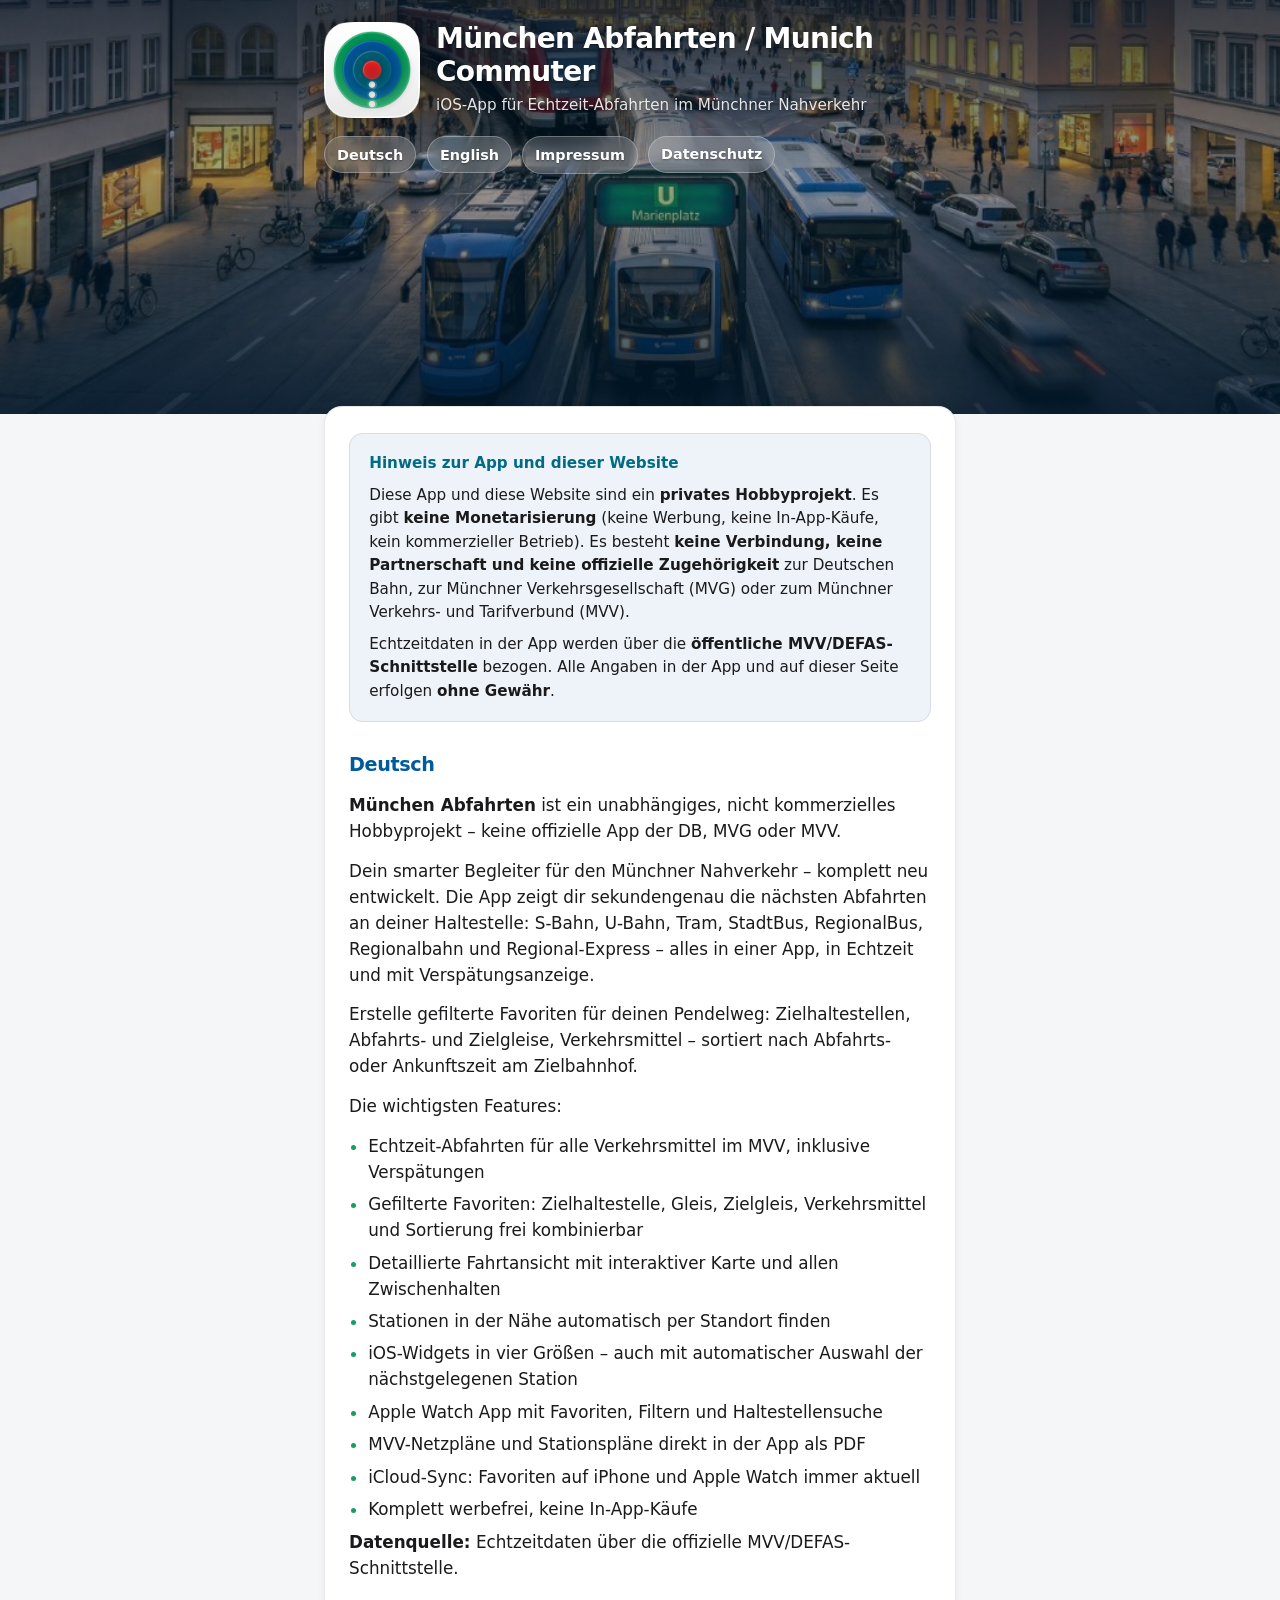
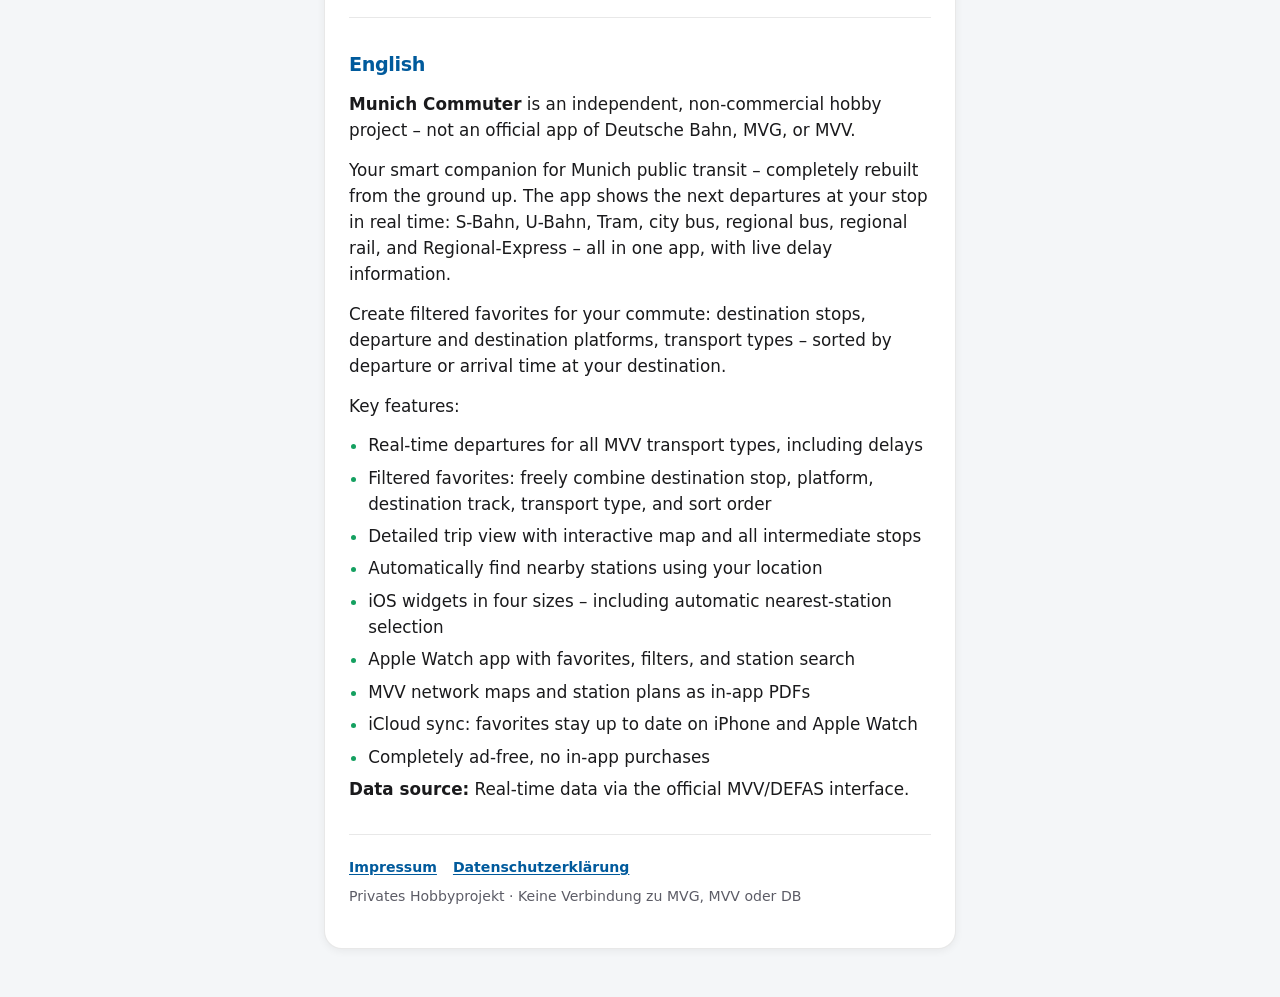
<file: docs/index.html>
<!DOCTYPE html>
<html lang="de">
  <head>
    <meta charset="utf-8" />
    <meta name="viewport" content="width=device-width, initial-scale=1" />
    <meta
      name="description"
      content="München Abfahrten / Munich Commuter – private iOS-App für Echtzeit-Abfahrten im MVV-Gebiet. Kein offizielles Angebot von MVG, MVV oder DB."
    />
    <meta name="theme-color" content="#005a9c" media="(prefers-color-scheme: light)" />
    <meta name="theme-color" content="#101214" media="(prefers-color-scheme: dark)" />
    <meta property="og:title" content="München Abfahrten / Munich Commuter" />
    <meta property="og:description" content="iOS-App für Echtzeit-Abfahrten im Münchner Nahverkehr – S-Bahn, U-Bahn, Tram, Bus und mehr." />
    <meta property="og:image" content="assets/app-icon-1024.png" />
    <meta property="og:type" content="website" />
    <meta property="og:locale" content="de_DE" />
    <meta property="og:locale:alternate" content="en_US" />
    <title>München Abfahrten / Munich Commuter</title>
    <link rel="stylesheet" href="site.css" />
    <link rel="icon" href="assets/favicon-32.png" type="image/png" sizes="32x32" />
    <link rel="icon" href="assets/favicon-16.png" type="image/png" sizes="16x16" />
    <link rel="icon" href="assets/favicon-48.png" type="image/png" sizes="48x48" />
    <link rel="apple-touch-icon" href="assets/apple-touch-icon.png" sizes="180x180" />
  </head>
  <body>
    <header class="site-hero">
      <div class="site-hero__media">
        <img
          class="site-hero__img"
          src="assets/hero-marienplatz.png"
          width="1920"
          height="1080"
          fetchpriority="high"
          alt="Stilisierte Darstellung von Marienplatz und Münchner Nahverkehr: S-Bahn, U-Bahn, Tram und Bus bei Abendlicht."
        />
        <div class="site-hero__overlay" aria-hidden="true"></div>
      </div>
      <div class="site-hero__inner">
        <div class="site-hero__brand">
          <span class="app-icon-frame app-icon-frame--hero">
            <img
              class="app-icon"
              src="assets/app-icon-1024.png"
              width="96"
              height="96"
              decoding="async"
              alt="München Abfahrten / Munich Commuter"
            />
          </span>
          <div>
            <h1>München Abfahrten <span aria-hidden="true">/</span> Munich Commuter</h1>
            <p class="subtitle">iOS-App für Echtzeit-Abfahrten im Münchner Nahverkehr</p>
          </div>
        </div>
        <nav class="lang-nav" aria-label="Sprachen und rechtliche Links">
          <a href="#deutsch">Deutsch</a>
          <a href="#english">English</a>
          <a href="impressum.html">Impressum</a>
          <a href="datenschutz.html">Datenschutz</a>
        </nav>
      </div>
    </header>

    <main class="wrap">
      <div class="content-surface">
        <aside class="disclaimer" aria-label="Wichtiger Hinweis">
          <strong>Hinweis zur App und dieser Website</strong>
          <p>
            Diese App und diese Website sind ein <strong>privates Hobbyprojekt</strong>. Es gibt <strong>keine
            Monetarisierung</strong> (keine Werbung, keine In-App-Käufe, kein kommerzieller Betrieb). Es besteht
            <strong>keine Verbindung, keine Partnerschaft und keine offizielle Zugehörigkeit</strong> zur Deutschen Bahn, zur
            Münchner Verkehrsgesellschaft (MVG) oder zum Münchner Verkehrs- und Tarifverbund (MVV).
          </p>
          <p>
            Echtzeitdaten in der App werden über die <strong>öffentliche MVV/DEFAS-Schnittstelle</strong> bezogen. Alle Angaben
            in der App und auf dieser Seite erfolgen <strong>ohne Gewähr</strong>.
          </p>
        </aside>

        <section id="deutsch" lang="de">
          <h2>Deutsch</h2>
          <p>
            <strong>München Abfahrten</strong> ist ein unabhängiges, nicht kommerzielles Hobbyprojekt – keine offizielle App der
            DB, MVG oder MVV.
          </p>
          <p>
            Dein smarter Begleiter für den Münchner Nahverkehr – komplett neu entwickelt. Die App zeigt dir sekundengenau die
            nächsten Abfahrten an deiner Haltestelle: S-Bahn, U-Bahn, Tram, StadtBus, RegionalBus, Regionalbahn und
            Regional-Express – alles in einer App, in Echtzeit und mit Verspätungsanzeige.
          </p>
          <p>
            Erstelle gefilterte Favoriten für deinen Pendelweg: Zielhaltestellen, Abfahrts- und Zielgleise, Verkehrsmittel –
            sortiert nach Abfahrts- oder Ankunftszeit am Zielbahnhof.
          </p>
          <p>Die wichtigsten Features:</p>
          <ul class="features">
            <li>Echtzeit-Abfahrten für alle Verkehrsmittel im MVV, inklusive Verspätungen</li>
            <li>Gefilterte Favoriten: Zielhaltestelle, Gleis, Zielgleis, Verkehrsmittel und Sortierung frei kombinierbar</li>
            <li>Detaillierte Fahrtansicht mit interaktiver Karte und allen Zwischenhalten</li>
            <li>Stationen in der Nähe automatisch per Standort finden</li>
            <li>iOS-Widgets in vier Größen – auch mit automatischer Auswahl der nächstgelegenen Station</li>
            <li>Apple Watch App mit Favoriten, Filtern und Haltestellensuche</li>
            <li>MVV-Netzpläne und Stationspläne direkt in der App als PDF</li>
            <li>iCloud-Sync: Favoriten auf iPhone und Apple Watch immer aktuell</li>
            <li>Komplett werbefrei, keine In-App-Käufe</li>
          </ul>
          <p><strong>Datenquelle:</strong> Echtzeitdaten über die offizielle MVV/DEFAS-Schnittstelle.</p>
        </section>

        <section id="english" lang="en">
          <h2>English</h2>
          <p>
            <strong>Munich Commuter</strong> is an independent, non-commercial hobby project – not an official app of Deutsche
            Bahn, MVG, or MVV.
          </p>
          <p>
            Your smart companion for Munich public transit – completely rebuilt from the ground up. The app shows the next
            departures at your stop in real time: S-Bahn, U-Bahn, Tram, city bus, regional bus, regional rail, and
            Regional-Express – all in one app, with live delay information.
          </p>
          <p>
            Create filtered favorites for your commute: destination stops, departure and destination platforms, transport types
            – sorted by departure or arrival time at your destination.
          </p>
          <p>Key features:</p>
          <ul class="features">
            <li>Real-time departures for all MVV transport types, including delays</li>
            <li>Filtered favorites: freely combine destination stop, platform, destination track, transport type, and sort order</li>
            <li>Detailed trip view with interactive map and all intermediate stops</li>
            <li>Automatically find nearby stations using your location</li>
            <li>iOS widgets in four sizes – including automatic nearest-station selection</li>
            <li>Apple Watch app with favorites, filters, and station search</li>
            <li>MVV network maps and station plans as in-app PDFs</li>
            <li>iCloud sync: favorites stay up to date on iPhone and Apple Watch</li>
            <li>Completely ad-free, no in-app purchases</li>
          </ul>
          <p><strong>Data source:</strong> Real-time data via the official MVV/DEFAS interface.</p>
        </section>

        <footer>
          <p class="footer-links">
            <a href="impressum.html">Impressum</a>
            <a href="datenschutz.html">Datenschutzerklärung</a>
          </p>
          <p>Privates Hobbyprojekt · Keine Verbindung zu MVG, MVV oder DB</p>
        </footer>
      </div>
    </main>
  </body>
</html>
</file>
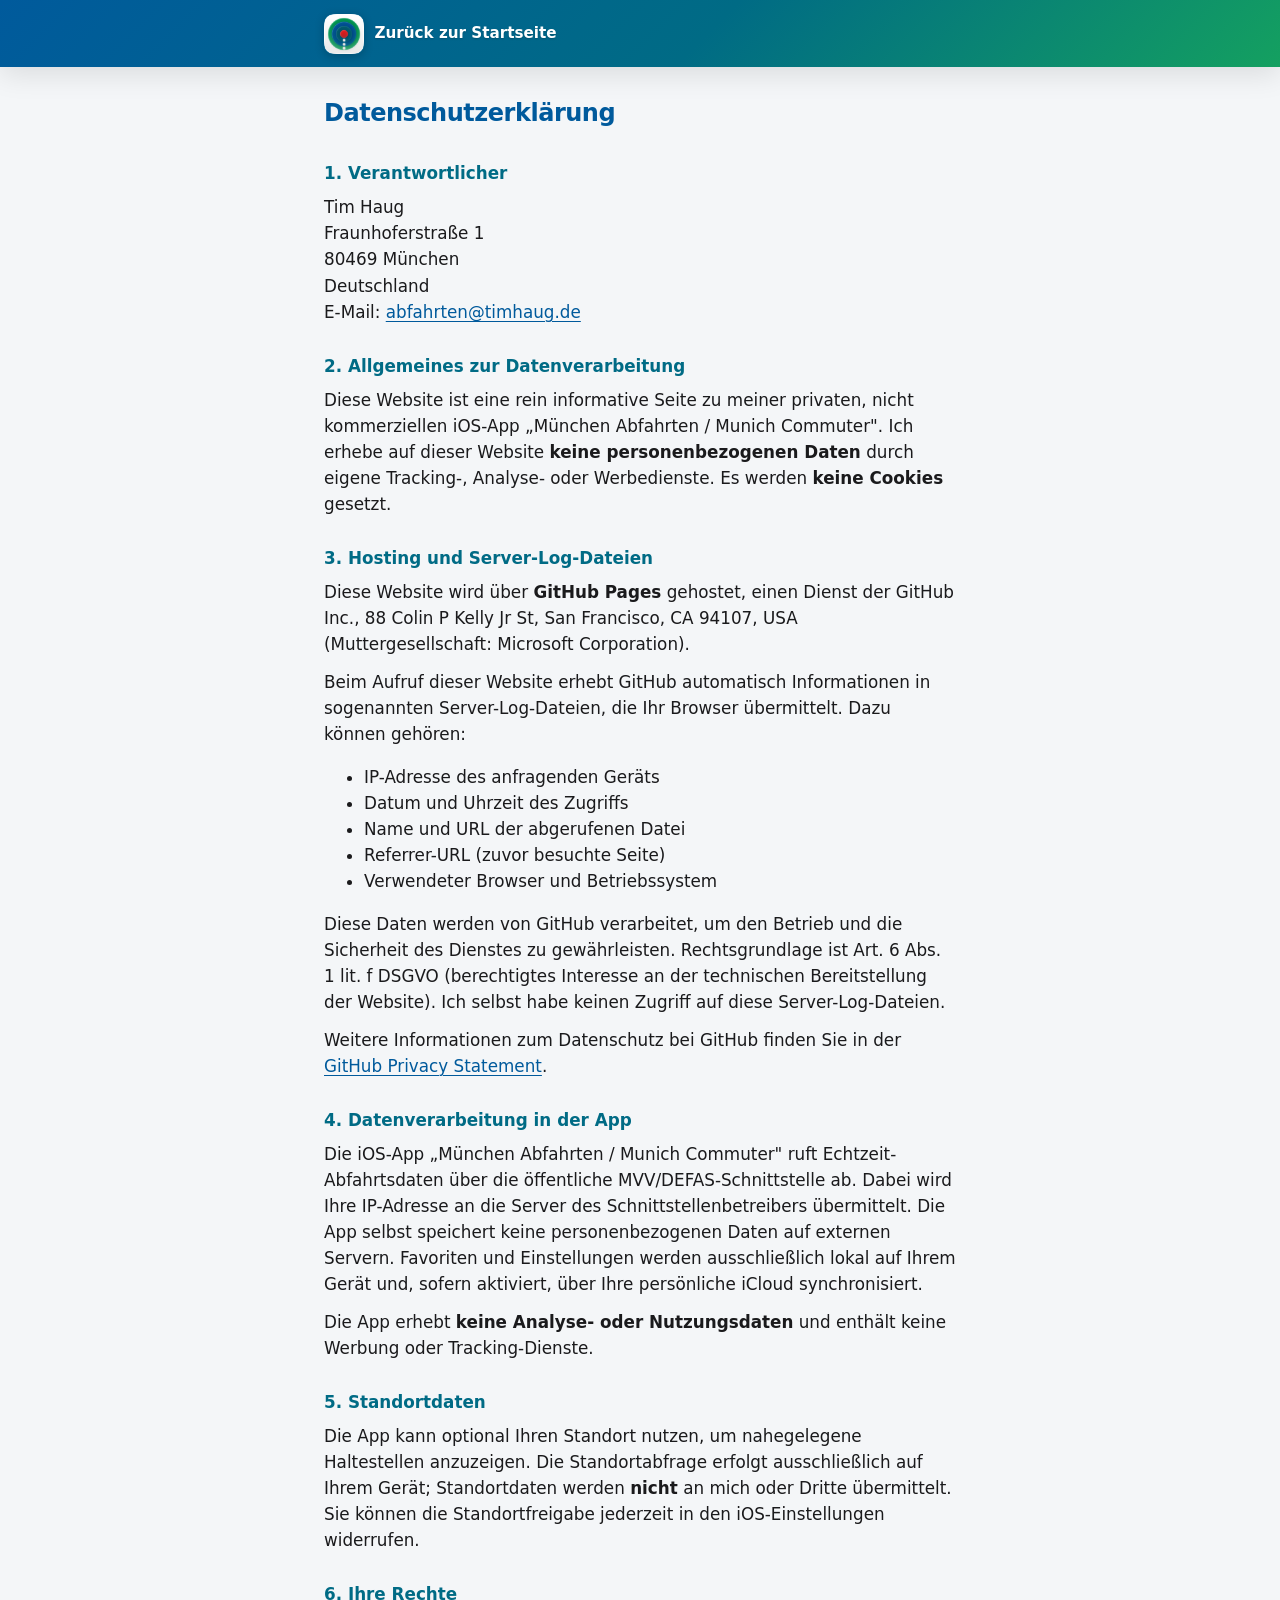
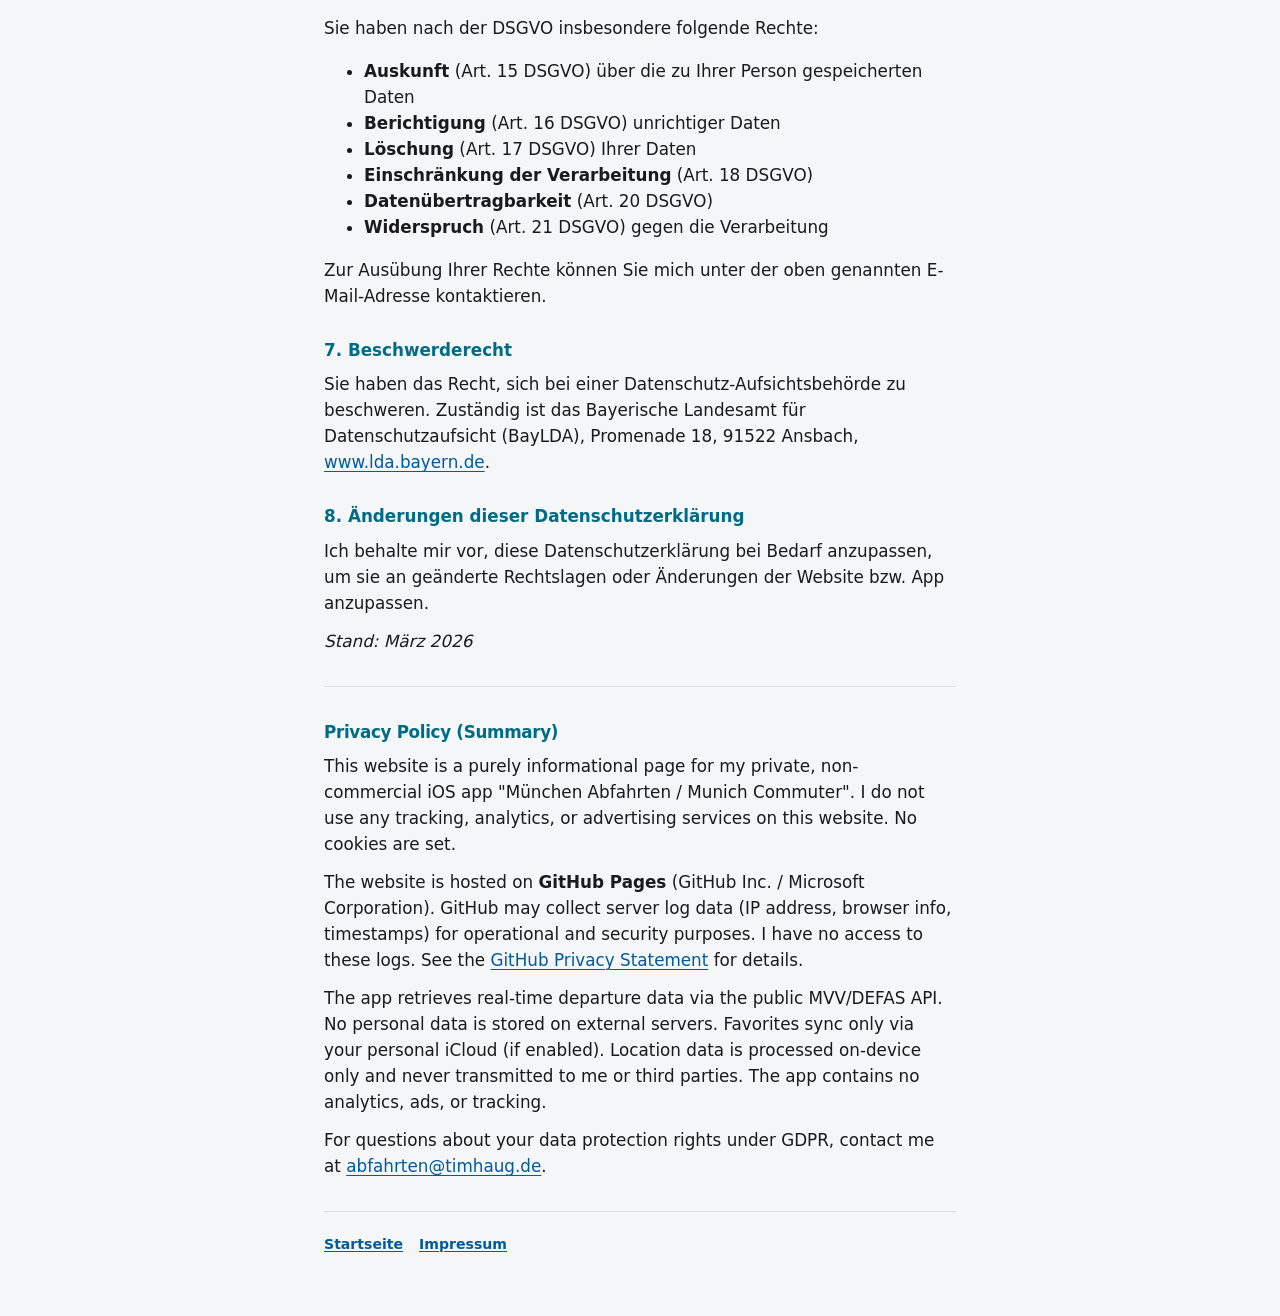
<file: docs/datenschutz.html>
<!DOCTYPE html>
<html lang="de">
  <head>
    <meta charset="utf-8" />
    <meta name="viewport" content="width=device-width, initial-scale=1" />
    <meta name="theme-color" content="#005a9c" media="(prefers-color-scheme: light)" />
    <meta name="theme-color" content="#101214" media="(prefers-color-scheme: dark)" />
    <title>Datenschutzerklärung – München Abfahrten / Munich Commuter</title>
    <link rel="stylesheet" href="site.css" />
    <link rel="icon" href="assets/favicon-32.png" type="image/png" sizes="32x32" />
    <link rel="icon" href="assets/favicon-16.png" type="image/png" sizes="16x16" />
    <link rel="icon" href="assets/favicon-48.png" type="image/png" sizes="48x48" />
    <link rel="apple-touch-icon" href="assets/apple-touch-icon.png" sizes="180x180" />
  </head>
  <body>
    <header class="site-bar">
      <div class="site-bar__inner">
        <a class="site-bar__brand" href="index.html">
          <span class="app-icon-frame app-icon-frame--sm">
            <img
              class="app-icon"
              src="assets/app-icon-1024.png"
              width="40"
              height="40"
              alt=""
              decoding="async"
            />
          </span>
          <span>Zurück zur Startseite</span>
        </a>
      </div>
    </header>

    <div class="wrap impressum-page">
      <h1>Datenschutzerklärung</h1>

      <h2>1. Verantwortlicher</h2>
      <address>
        Tim Haug<br />
        Fraunhoferstraße 1<br />
        80469 München<br />
        Deutschland<br />
        E-Mail: <a href="mailto:abfahrten@timhaug.de">abfahrten@timhaug.de</a>
      </address>

      <h2>2. Allgemeines zur Datenverarbeitung</h2>
      <p>
        Diese Website ist eine rein informative Seite zu meiner privaten, nicht kommerziellen
        iOS-App „München Abfahrten / Munich Commuter". Ich erhebe auf dieser Website
        <strong>keine personenbezogenen Daten</strong> durch eigene Tracking-, Analyse- oder
        Werbedienste. Es werden <strong>keine Cookies</strong> gesetzt.
      </p>

      <h2>3. Hosting und Server-Log-Dateien</h2>
      <p>
        Diese Website wird über <strong>GitHub Pages</strong> gehostet, einen Dienst der
        GitHub Inc., 88 Colin P Kelly Jr St, San Francisco, CA 94107, USA (Muttergesellschaft:
        Microsoft Corporation).
      </p>
      <p>
        Beim Aufruf dieser Website erhebt GitHub automatisch Informationen in sogenannten
        Server-Log-Dateien, die Ihr Browser übermittelt. Dazu können gehören:
      </p>
      <ul>
        <li>IP-Adresse des anfragenden Geräts</li>
        <li>Datum und Uhrzeit des Zugriffs</li>
        <li>Name und URL der abgerufenen Datei</li>
        <li>Referrer-URL (zuvor besuchte Seite)</li>
        <li>Verwendeter Browser und Betriebssystem</li>
      </ul>
      <p>
        Diese Daten werden von GitHub verarbeitet, um den Betrieb und die Sicherheit des Dienstes
        zu gewährleisten. Rechtsgrundlage ist Art. 6 Abs. 1 lit. f DSGVO (berechtigtes Interesse an
        der technischen Bereitstellung der Website). Ich selbst habe keinen Zugriff auf diese
        Server-Log-Dateien.
      </p>
      <p>
        Weitere Informationen zum Datenschutz bei GitHub finden Sie in der
        <a href="https://docs.github.com/en/site-policy/privacy-policies/github-general-privacy-statement"
          rel="noopener noreferrer" target="_blank">GitHub Privacy Statement</a>.
      </p>

      <h2>4. Datenverarbeitung in der App</h2>
      <p>
        Die iOS-App „München Abfahrten / Munich Commuter" ruft Echtzeit-Abfahrtsdaten über die
        öffentliche MVV/DEFAS-Schnittstelle ab. Dabei wird Ihre IP-Adresse an die Server des
        Schnittstellenbetreibers übermittelt. Die App selbst speichert keine personenbezogenen Daten
        auf externen Servern. Favoriten und Einstellungen werden ausschließlich lokal auf Ihrem Gerät
        und, sofern aktiviert, über Ihre persönliche iCloud synchronisiert.
      </p>
      <p>
        Die App erhebt <strong>keine Analyse- oder Nutzungsdaten</strong> und enthält keine
        Werbung oder Tracking-Dienste.
      </p>

      <h2>5. Standortdaten</h2>
      <p>
        Die App kann optional Ihren Standort nutzen, um nahegelegene Haltestellen anzuzeigen.
        Die Standortabfrage erfolgt ausschließlich auf Ihrem Gerät; Standortdaten werden
        <strong>nicht</strong> an mich oder Dritte übermittelt. Sie können die Standortfreigabe
        jederzeit in den iOS-Einstellungen widerrufen.
      </p>

      <h2>6. Ihre Rechte</h2>
      <p>Sie haben nach der DSGVO insbesondere folgende Rechte:</p>
      <ul>
        <li><strong>Auskunft</strong> (Art. 15 DSGVO) über die zu Ihrer Person gespeicherten Daten</li>
        <li><strong>Berichtigung</strong> (Art. 16 DSGVO) unrichtiger Daten</li>
        <li><strong>Löschung</strong> (Art. 17 DSGVO) Ihrer Daten</li>
        <li><strong>Einschränkung der Verarbeitung</strong> (Art. 18 DSGVO)</li>
        <li><strong>Datenübertragbarkeit</strong> (Art. 20 DSGVO)</li>
        <li><strong>Widerspruch</strong> (Art. 21 DSGVO) gegen die Verarbeitung</li>
      </ul>
      <p>
        Zur Ausübung Ihrer Rechte können Sie mich unter der oben genannten E-Mail-Adresse
        kontaktieren.
      </p>

      <h2>7. Beschwerderecht</h2>
      <p>
        Sie haben das Recht, sich bei einer Datenschutz-Aufsichtsbehörde zu beschweren. Zuständig
        ist das Bayerische Landesamt für Datenschutzaufsicht (BayLDA),
        Promenade 18, 91522 Ansbach,
        <a href="https://www.lda.bayern.de" rel="noopener noreferrer" target="_blank">www.lda.bayern.de</a>.
      </p>

      <h2>8. Änderungen dieser Datenschutzerklärung</h2>
      <p>
        Ich behalte mir vor, diese Datenschutzerklärung bei Bedarf anzupassen, um sie an geänderte
        Rechtslagen oder Änderungen der Website bzw. App anzupassen.
      </p>
      <p><em>Stand: März 2026</em></p>

      <hr style="border: none; border-top: 1px solid var(--border); margin: 2rem 0;" />

      <section lang="en">
        <h2>Privacy Policy (Summary)</h2>
        <p>
          This website is a purely informational page for my private, non-commercial iOS app
          "München Abfahrten / Munich Commuter". I do not use any tracking, analytics, or advertising
          services on this website. No cookies are set.
        </p>
        <p>
          The website is hosted on <strong>GitHub Pages</strong> (GitHub Inc. / Microsoft Corporation).
          GitHub may collect server log data (IP address, browser info, timestamps) for operational
          and security purposes. I have no access to these logs. See the
          <a href="https://docs.github.com/en/site-policy/privacy-policies/github-general-privacy-statement"
            rel="noopener noreferrer" target="_blank">GitHub Privacy Statement</a> for details.
        </p>
        <p>
          The app retrieves real-time departure data via the public MVV/DEFAS API. No personal data is
          stored on external servers. Favorites sync only via your personal iCloud (if enabled).
          Location data is processed on-device only and never transmitted to me or third parties.
          The app contains no analytics, ads, or tracking.
        </p>
        <p>
          For questions about your data protection rights under GDPR, contact me at
          <a href="mailto:abfahrten@timhaug.de">abfahrten@timhaug.de</a>.
        </p>
      </section>

      <footer>
        <p class="footer-links">
          <a href="index.html">Startseite</a>
          <a href="impressum.html">Impressum</a>
        </p>
      </footer>
    </div>
  </body>
</html>
</file>
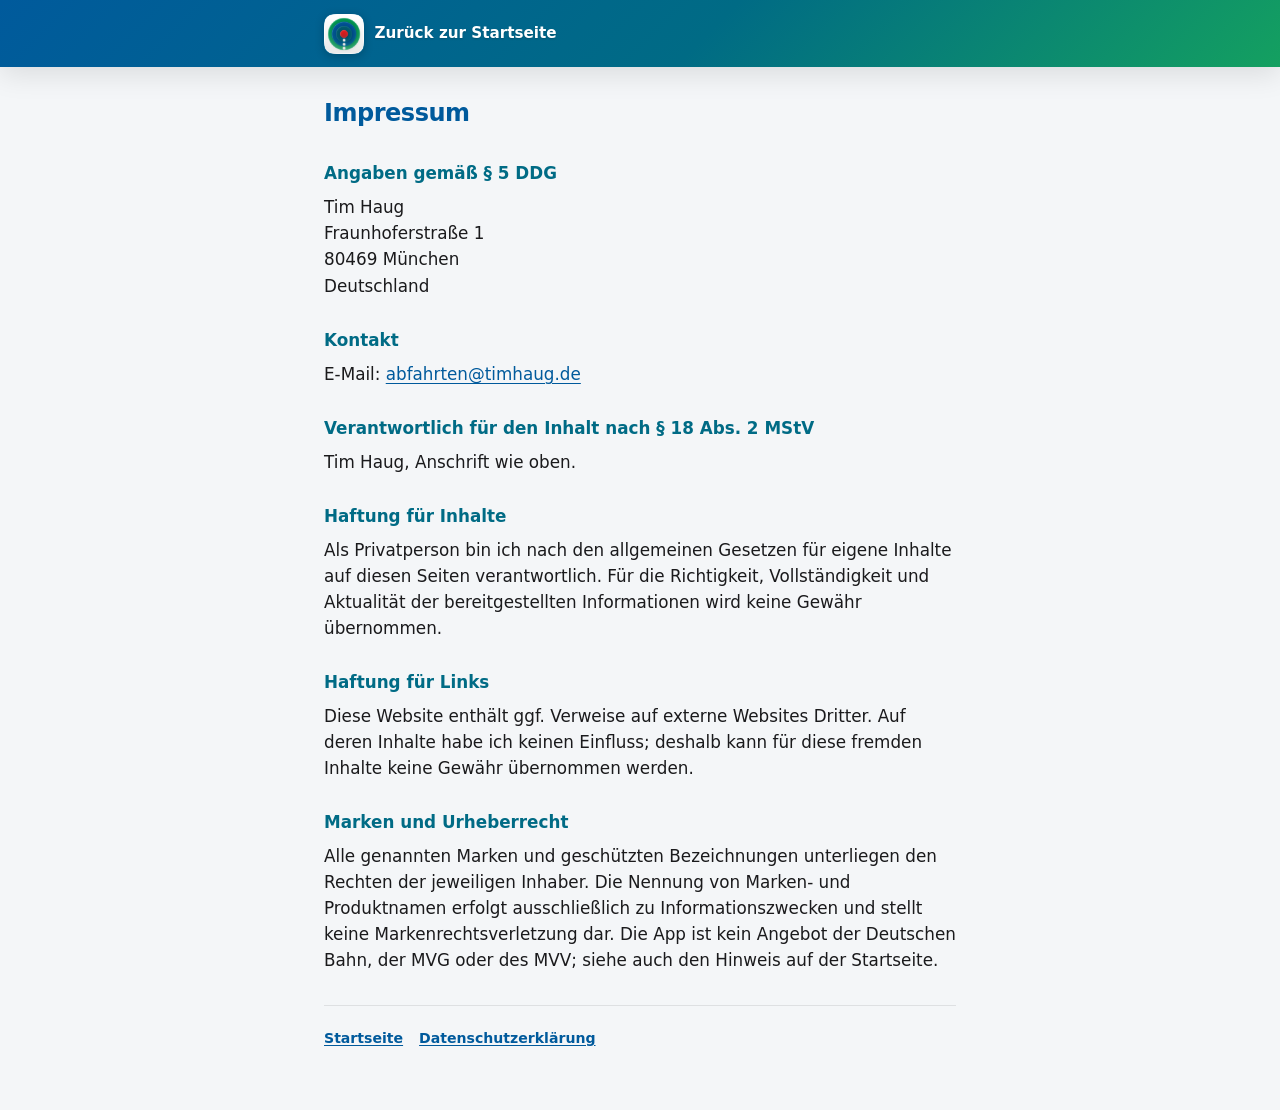
<file: docs/impressum.html>
<!DOCTYPE html>
<html lang="de">
  <head>
    <meta charset="utf-8" />
    <meta name="viewport" content="width=device-width, initial-scale=1" />
    <meta name="theme-color" content="#005a9c" media="(prefers-color-scheme: light)" />
    <meta name="theme-color" content="#101214" media="(prefers-color-scheme: dark)" />
    <title>Impressum – München Abfahrten / Munich Commuter</title>
    <link rel="stylesheet" href="site.css" />
    <link rel="icon" href="assets/favicon-32.png" type="image/png" sizes="32x32" />
    <link rel="icon" href="assets/favicon-16.png" type="image/png" sizes="16x16" />
    <link rel="icon" href="assets/favicon-48.png" type="image/png" sizes="48x48" />
    <link rel="apple-touch-icon" href="assets/apple-touch-icon.png" sizes="180x180" />
  </head>
  <body>
    <header class="site-bar">
      <div class="site-bar__inner">
        <a class="site-bar__brand" href="index.html">
          <span class="app-icon-frame app-icon-frame--sm">
            <img
              class="app-icon"
              src="assets/app-icon-1024.png"
              width="40"
              height="40"
              alt=""
              decoding="async"
            />
          </span>
          <span>Zurück zur Startseite</span>
        </a>
      </div>
    </header>

    <div class="wrap impressum-page">
      <h1>Impressum</h1>

      <h2>Angaben gemäß § 5 DDG</h2>
      <address>
        Tim Haug<br />
        Fraunhoferstraße 1<br />
        80469 München<br />
        Deutschland
      </address>

      <h2>Kontakt</h2>
      <p>E-Mail: <a href="mailto:abfahrten@timhaug.de">abfahrten@timhaug.de</a></p>

      <h2>Verantwortlich für den Inhalt nach § 18 Abs. 2 MStV</h2>
      <p>Tim Haug, Anschrift wie oben.</p>

      <h2>Haftung für Inhalte</h2>
      <p>
        Als Privatperson bin ich nach den allgemeinen Gesetzen für eigene Inhalte auf diesen Seiten
        verantwortlich. Für die Richtigkeit, Vollständigkeit und Aktualität der bereitgestellten
        Informationen wird keine Gewähr übernommen.
      </p>

      <h2>Haftung für Links</h2>
      <p>
        Diese Website enthält ggf. Verweise auf externe Websites Dritter. Auf deren Inhalte habe ich
        keinen Einfluss; deshalb kann für diese fremden Inhalte keine Gewähr übernommen werden.
      </p>

      <h2>Marken und Urheberrecht</h2>
      <p>
        Alle genannten Marken und geschützten Bezeichnungen unterliegen den Rechten der jeweiligen
        Inhaber. Die Nennung von Marken- und Produktnamen erfolgt ausschließlich zu Informationszwecken
        und stellt keine Markenrechtsverletzung dar. Die App ist kein Angebot der Deutschen Bahn, der
        MVG oder des MVV; siehe auch den Hinweis auf der Startseite.
      </p>

      <footer>
        <p class="footer-links">
          <a href="index.html">Startseite</a>
          <a href="datenschutz.html">Datenschutzerklärung</a>
        </p>
      </footer>
    </div>
  </body>
</html>
</file>
<file: docs/site.css>
:root {
  color-scheme: light dark;
  --primary: #005a9c;
  --secondary: #14a060;
  --teal: #006b85;
  --accent-red: #e31e24;
  --bg: #f4f6f8;
  --fg: #1a1a1c;
  --muted: #5c5c66;
  --accent: var(--primary);
  --card: #ffffff;
  --border: rgba(0, 0, 0, 0.09);
  --disclaimer-bg: rgba(0, 90, 156, 0.07);
  --shadow-sm: 0 2px 8px rgba(0, 0, 0, 0.06);
  --shadow-md: 0 8px 28px rgba(0, 0, 0, 0.1);
  --radius-lg: 18px;
  --radius-md: 14px;
}

@media (prefers-color-scheme: dark) {
  :root {
    --bg: #101214;
    --fg: #f2f2f4;
    --muted: #a1a1aa;
    --card: #1a1d21;
    --border: rgba(255, 255, 255, 0.1);
    --disclaimer-bg: rgba(20, 160, 96, 0.12);
    --shadow-sm: 0 2px 12px rgba(0, 0, 0, 0.35);
    --shadow-md: 0 12px 40px rgba(0, 0, 0, 0.45);
  }
}

*,
*::before,
*::after {
  box-sizing: border-box;
}

html {
  scroll-behavior: smooth;
}

@media (prefers-reduced-motion: reduce) {
  html {
    scroll-behavior: auto;
  }
}

body {
  margin: 0;
  font-family: system-ui, -apple-system, "Segoe UI", Roboto, "Helvetica Neue", Arial, sans-serif;
  font-size: 1.05rem;
  line-height: 1.55;
  color: var(--fg);
  background: var(--bg);
}

a {
  color: var(--accent);
  text-decoration-thickness: 1px;
  text-underline-offset: 0.15em;
}

a:hover {
  color: var(--accent-red);
  text-decoration-thickness: 2px;
}

a:focus-visible {
  outline: 2px solid var(--primary);
  outline-offset: 3px;
}

/* —— Hero (index) —— */
.site-hero {
  position: relative;
  min-height: 42vh;
  display: flex;
  flex-direction: column;
  justify-content: flex-start;
}

@media (min-width: 640px) {
  .site-hero {
    min-height: 46vh;
  }
}

.site-hero__media {
  position: absolute;
  inset: 0;
  overflow: hidden;
  background: var(--teal);
}

.site-hero__img {
  width: 100%;
  height: 100%;
  object-fit: cover;
  object-position: center bottom;
  display: block;
}

.site-hero__overlay {
  position: absolute;
  inset: 0;
  pointer-events: none;
  background: linear-gradient(
    180deg,
    rgba(0, 20, 40, 0.72) 0%,
    rgba(0, 40, 70, 0.35) 42%,
    rgba(0, 25, 45, 0.82) 100%
  );
}

@media (prefers-color-scheme: dark) {
  .site-hero__overlay {
    background: linear-gradient(
      180deg,
      rgba(0, 0, 0, 0.78) 0%,
      rgba(0, 15, 30, 0.5) 45%,
      rgba(0, 0, 0, 0.88) 100%
    );
  }
}

.site-hero__inner {
  position: relative;
  z-index: 1;
  width: 100%;
  max-width: 42rem;
  margin: 0 auto;
  padding: 1.35rem 1.25rem 1.75rem;
  color: #fff;
  text-shadow: 0 1px 2px rgba(0, 0, 0, 0.35);
}

.site-hero__brand {
  display: flex;
  align-items: center;
  gap: 1rem;
}

/* Rounded icon: clip image inside frame — avoids jagged double-edges from border + border-radius on <img> */
.app-icon-frame {
  flex-shrink: 0;
  border-radius: 22%;
  overflow: hidden;
  line-height: 0;
  /* Ring per box-shadow: folgt der Rundung zuverlässiger als border/outline auf dem Bild */
  box-shadow:
    0 0 0 1px rgba(255, 255, 255, 0.22),
    0 4px 22px rgba(0, 0, 0, 0.32);
}

.app-icon-frame--hero {
  width: 88px;
  height: 88px;
  /* Transparenter Icon-Hintergrund: Foto scheint durch; weicher Schatten statt „weißer Karte“ */
  box-shadow: 0 4px 20px rgba(0, 0, 0, 0.4);
}

@media (min-width: 640px) {
  .app-icon-frame--hero {
    width: 96px;
    height: 96px;
  }
}

.app-icon-frame--sm {
  width: 40px;
  height: 40px;
  box-shadow: 0 2px 10px rgba(0, 0, 0, 0.22);
}

.app-icon-frame .app-icon {
  display: block;
  width: 100%;
  height: 100%;
  /* contain: SVG-Logo nicht beschneiden; transparente Pixel zeigen den Hero-Hintergrund */
  object-fit: contain;
  object-position: center;
  vertical-align: top;
  border: none;
  border-radius: 0;
  box-shadow: none;
}

.site-hero h1 {
  margin: 0 0 0.35rem;
  font-size: clamp(1.35rem, 4vw, 1.75rem);
  font-weight: 700;
  letter-spacing: -0.025em;
  line-height: 1.2;
  color: #fff;
}

.site-hero .subtitle {
  margin: 0;
  color: rgba(255, 255, 255, 0.88);
  font-size: 0.95rem;
  text-shadow: 0 1px 3px rgba(0, 0, 0, 0.4);
}

.site-hero .lang-nav {
  margin-top: 1.1rem;
}

.site-hero .lang-nav a {
  color: #fff;
  text-decoration: none;
  font-weight: 600;
  font-size: 0.9rem;
  padding: 0.4rem 0.75rem;
  border-radius: 999px;
  background: rgba(255, 255, 255, 0.18);
  backdrop-filter: blur(8px);
  border: 1px solid rgba(255, 255, 255, 0.28);
  transition: background 0.15s ease, color 0.15s ease;
}

.site-hero .lang-nav a:hover {
  background: rgba(255, 255, 255, 0.3);
  color: #fff;
}

.site-hero .lang-nav a:focus-visible {
  outline: 2px solid #fff;
  outline-offset: 2px;
}

.lang-nav {
  display: flex;
  flex-wrap: wrap;
  gap: 0.5rem 0.65rem;
}

/* —— Main content —— */
.wrap {
  max-width: 42rem;
  margin: 0 auto;
  padding: 1.75rem 1.25rem 3rem;
}

.content-surface {
  background: var(--card);
  border-radius: var(--radius-lg);
  border: 1px solid var(--border);
  box-shadow: var(--shadow-sm);
  padding: 1.5rem 1.35rem 1.75rem;
  margin-top: -2rem;
  position: relative;
  z-index: 2;
}

@media (min-width: 640px) {
  .content-surface {
    padding: 1.65rem 1.5rem 2rem;
    margin-top: -2.25rem;
  }
}

section {
  margin-bottom: 2.25rem;
}

section:last-of-type {
  margin-bottom: 0;
}

section + section {
  padding-top: 2rem;
  border-top: 1px solid var(--border);
}

section h2 {
  margin: 0 0 0.75rem;
  font-size: 1.2rem;
  font-weight: 650;
  letter-spacing: -0.02em;
  color: var(--primary);
}

section p {
  margin: 0 0 0.85rem;
}

section p:last-child {
  margin-bottom: 0;
}

ul.features {
  margin: 0.5rem 0 0;
  padding-left: 1.2rem;
}

ul.features li {
  margin-bottom: 0.4rem;
}

ul.features li::marker {
  color: var(--secondary);
}

.disclaimer {
  margin-bottom: 1.75rem;
  padding: 1.1rem 1.2rem;
  border-radius: var(--radius-md);
  background: var(--disclaimer-bg);
  border: 1px solid var(--border);
  font-size: 0.95rem;
  box-shadow: inset 0 1px 0 rgba(255, 255, 255, 0.06);
}

.disclaimer > strong:first-child {
  display: block;
  margin-bottom: 0.5rem;
  color: var(--teal);
}

.disclaimer p {
  margin: 0 0 0.5rem;
}

.disclaimer p:last-child {
  margin-bottom: 0;
}

@media (prefers-color-scheme: dark) {
  .disclaimer strong {
    color: var(--secondary);
  }
}

footer {
  margin-top: 2rem;
  padding-top: 1.35rem;
  border-top: 1px solid var(--border);
  font-size: 0.88rem;
  color: var(--muted);
}

footer p {
  margin: 0 0 0.5rem;
}

footer a {
  font-weight: 600;
}

.footer-links {
  display: flex;
  flex-wrap: wrap;
  gap: 0.35rem 1rem;
  margin-bottom: 0.5rem;
}

.footer-links a {
  white-space: nowrap;
}

/* —— Impressum: compact bar —— */
.site-bar {
  background: linear-gradient(135deg, var(--primary) 0%, var(--teal) 55%, var(--secondary) 100%);
  color: #fff;
  box-shadow: var(--shadow-md);
}

.site-bar__inner {
  display: flex;
  align-items: center;
  justify-content: space-between;
  gap: 1rem;
  padding: 0.85rem 1.25rem;
  max-width: 42rem;
  margin: 0 auto;
}

.site-bar__brand {
  display: flex;
  align-items: center;
  gap: 0.65rem;
  color: #fff;
  text-decoration: none;
  font-weight: 600;
  font-size: 0.95rem;
  text-shadow: 0 1px 2px rgba(0, 0, 0, 0.2);
}

.site-bar__brand:hover {
  color: #fff;
  opacity: 0.92;
}

.site-bar__brand:focus-visible {
  outline: 2px solid #fff;
  outline-offset: 3px;
}

.impressum-page .wrap {
  padding-top: 1.5rem;
}

.impressum-page h1 {
  margin-top: 0;
  font-size: 1.5rem;
  letter-spacing: -0.02em;
  color: var(--primary);
}

.impressum-page h2 {
  margin: 1.75rem 0 0.5rem;
  font-size: 1.05rem;
  color: var(--teal);
}

@media (prefers-color-scheme: dark) {
  .impressum-page h2 {
    color: var(--secondary);
  }
}

.impressum-page p,
.impressum-page address {
  margin: 0 0 0.75rem;
}

.impressum-page address {
  font-style: normal;
}
</file>
